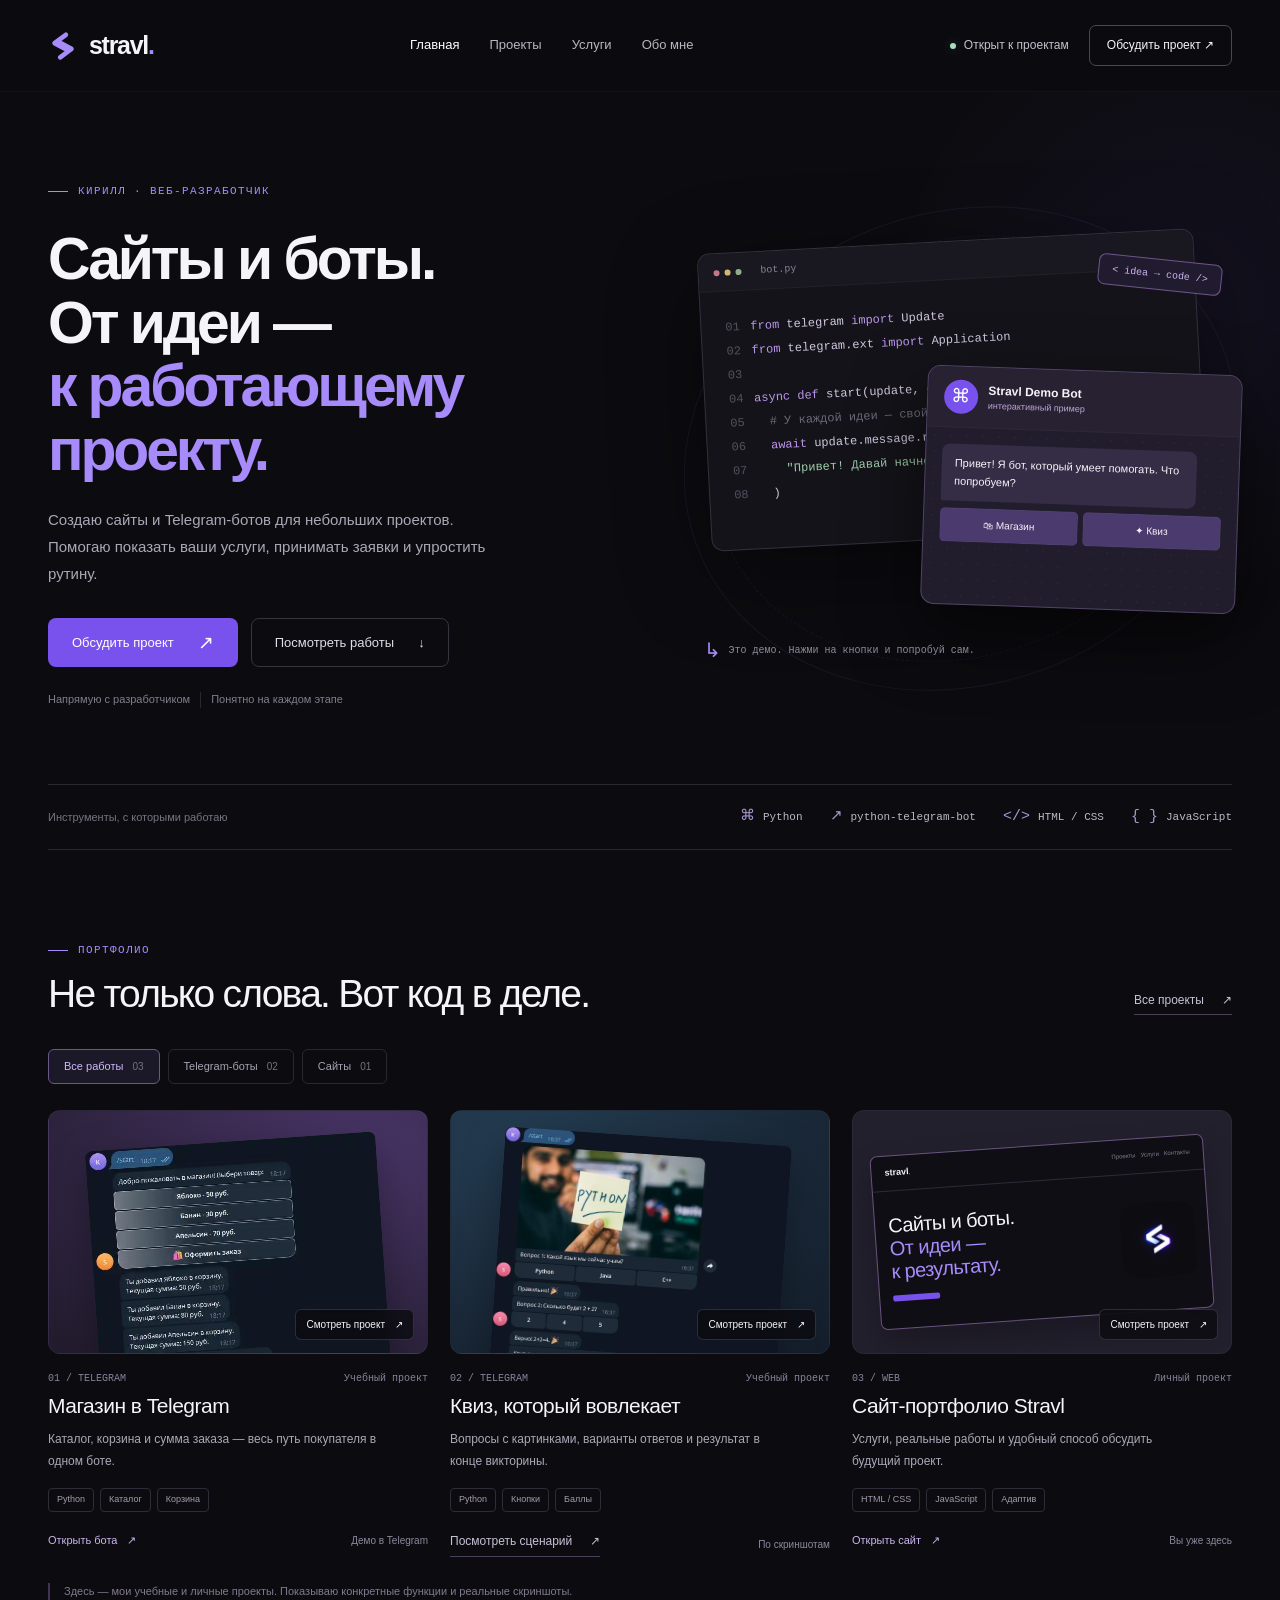
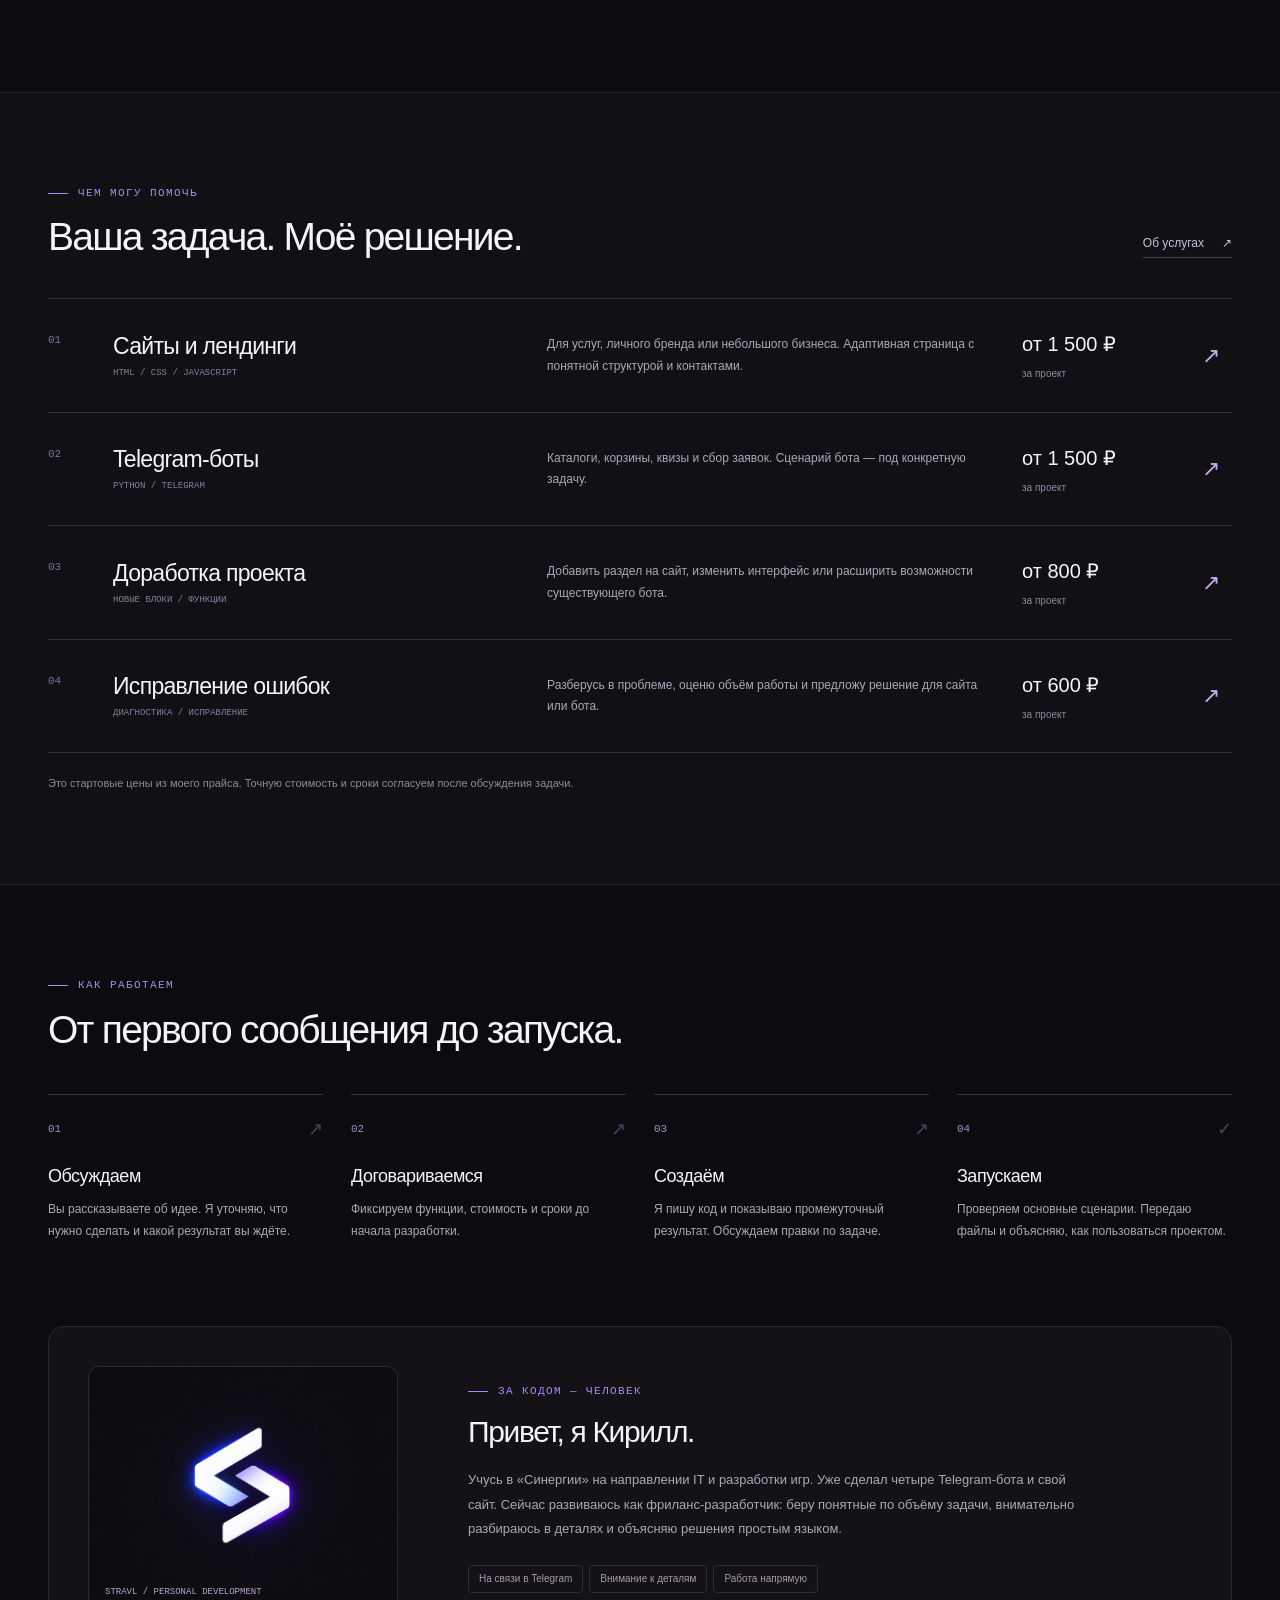
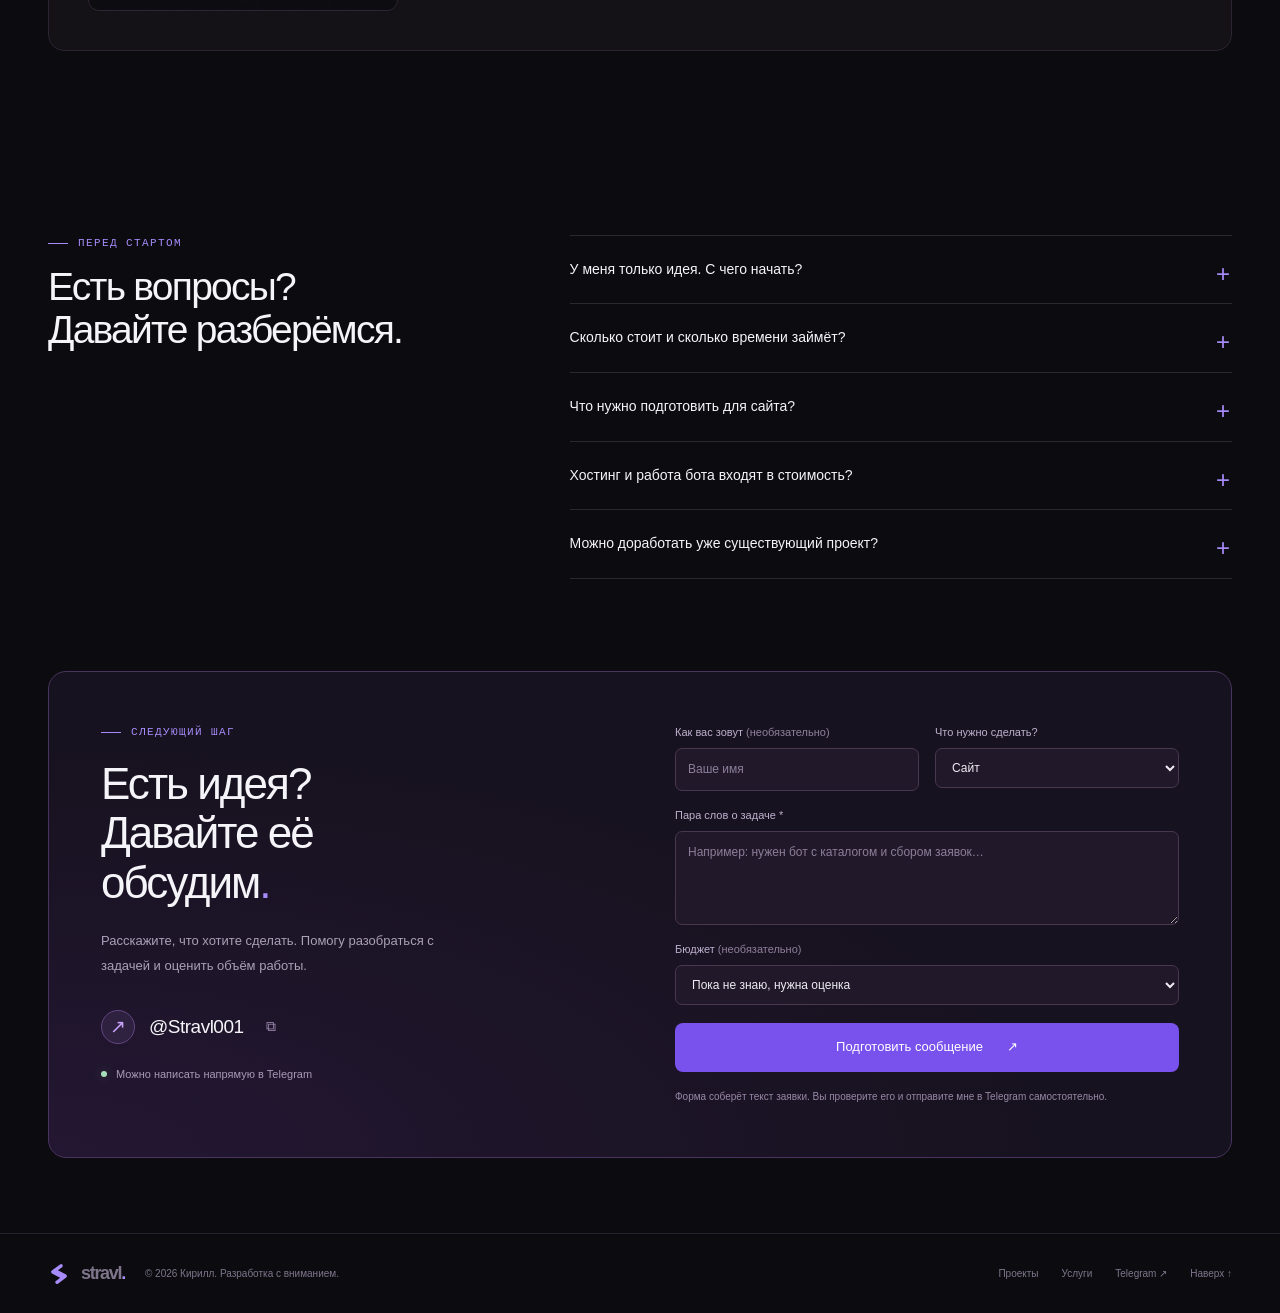
<file: index.html>
<!doctype html><html lang="ru"><head><meta charset="utf-8"><meta name="viewport" content="width=device-width, initial-scale=1"><meta name="theme-color" content="#0c0c10"><meta name="description" content="Кирилл, Stravl — разработка сайтов и Telegram-ботов на Python. Портфолио, услуги и цены. Обсудить проект напрямую с разработчиком."><meta property="og:title" content="Stravl — сайты и Telegram-боты | Кирилл"><meta property="og:description" content="Сайты, Telegram-боты и доработка проектов. Реальные работы и связь напрямую с разработчиком."><meta property="og:type" content="website"><title>Stravl — сайты и Telegram-боты | Кирилл</title><link rel="icon" href="assets/favicon.svg" type="image/svg+xml"><link rel="stylesheet" href="assets/styles.css"><script src="assets/app.js" defer></script></head><body><a class="skip" href="#main">К содержимому</a><header class="site-header"><div class="wrap header-inner"><a class="brand" href="index.html" aria-label="Stravl — главная"><svg class="brand-symbol" viewBox="0 0 32 32" aria-hidden="true"><path d="m19 4-12 9 11 6M13 28l12-9-11-6" stroke-linecap="round" stroke-linejoin="round"/></svg><span>stravl<span class="brand-dot">.</span></span></a><nav id="navigation" class="main-nav" aria-label="Основная навигация"><a href="index.html" aria-current="page">Главная</a><a href="projects.html">Проекты</a><a href="services.html">Услуги</a><a href="index.html#about">Обо мне</a></nav><div class="header-contact"><span class="availability"><span class="status-dot"></span>Открыт к проектам</span><a class="header-button" href="#contact">Обсудить проект <span aria-hidden="true">↗</span></a></div><button class="menu-toggle" type="button" aria-expanded="false" aria-controls="navigation">Меню ☰</button></div></header><main id="main"><section class="hero"><div class="wrap hero-grid"><div><div class="eyebrow">Кирилл · Веб-разработчик</div><h1>Сайты и боты.<br>От идеи —<br><em>к работающему<br>проекту.</em></h1><p class="hero-description">Создаю сайты и Telegram-ботов для небольших проектов. Помогаю показать ваши услуги, принимать заявки и упростить рутину.</p><div class="hero-actions"><a class="button" href="#contact">Обсудить проект <span class="arrow" aria-hidden="true">↗</span></a><a class="button secondary" href="#projects">Посмотреть работы <span aria-hidden="true">↓</span></a></div><p class="hero-note">Напрямую с разработчиком<span></span>Понятно на каждом этапе</p></div><div class="playground" aria-label="Интерактивная демонстрация бота"><div class="orbit" aria-hidden="true"></div><div class="code-window" aria-hidden="true"><div class="window-header"><i></i><i></i><i></i><span>bot.py</span></div><div class="code-body"><div><span class="line-no">01</span><span class="code-purple">from</span> telegram <span class="code-purple">import</span> Update</div><div><span class="line-no">02</span><span class="code-purple">from</span> telegram.ext <span class="code-purple">import</span> Application</div><div><span class="line-no">03</span></div><div><span class="line-no">04</span><span class="code-purple">async def</span> start(update, context):</div><div><span class="line-no">05</span>&nbsp; <span class="code-comment"># У каждой идеи — свой /start</span></div><div><span class="line-no">06</span>&nbsp; <span class="code-purple">await</span> update.message.reply_text(</div><div><span class="line-no">07</span>&nbsp;&nbsp;&nbsp; <span class="code-green">"Привет! Давай начнём 👋"</span></div><div><span class="line-no">08</span>&nbsp; )</div></div></div><div class="floating-tag" aria-hidden="true">&lt; idea → code /&gt;</div><div class="chat-window"><div class="chat-top"><div class="bot-avatar" aria-hidden="true">⌘</div><div><div class="chat-title">Stravl Demo Bot</div><div class="chat-subtitle">интерактивный пример</div></div></div><div class="chat-body"><div class="bubble" id="demo-bubble" aria-live="polite">Привет! Что попробуем?</div><div class="chat-options" id="demo-options"></div></div></div><div class="demo-caption">Это демо. Нажми на кнопки и попробуй сам.</div></div></div></section><div class="wrap"><div class="stack-strip" aria-label="Используемые технологии"><span class="strip-label">Инструменты, с которыми работаю</span><span class="stack-item"><b aria-hidden="true">⌘</b> Python</span><span class="stack-item"><b aria-hidden="true">↗</b> python-telegram-bot</span><span class="stack-item"><b aria-hidden="true">&lt;/&gt;</b> HTML / CSS</span><span class="stack-item"><b aria-hidden="true">{ }</b> JavaScript</span></div></div><section class="section" id="projects" aria-label="Портфолио"><div class="wrap"><div class="section-top"><div><div class="eyebrow">Портфолио</div><h2 class="section-title">Не только слова. Вот код в деле.</h2></div><a class="text-link" href="projects.html">Все проекты <span aria-hidden="true">↗</span></a></div><div class="filter-row" role="group" aria-label="Тип проекта"><button type="button" class="filter" data-filter="all" aria-pressed="true">Все работы <span>03</span></button><button type="button" class="filter" data-filter="bot" aria-pressed="false">Telegram-боты <span>02</span></button><button type="button" class="filter" data-filter="website" aria-pressed="false">Сайты <span>01</span></button></div><span class="sr-only" id="filter-status" role="status"></span><div class="projects-grid">
<article class="project-card" data-category="bot"><button class="project-visual shop-visual" data-project="shop" type="button" aria-label="Подробнее о боте-магазине"><img src="assets/bot-shop.jpg" alt="Скриншот каталога и корзины в Telegram" loading="lazy" width="564" height="540"><span class="view-label">Смотреть проект <span aria-hidden="true">↗</span></span></button><div class="project-meta"><span>01 / TELEGRAM</span><span>Учебный проект</span></div><h3>Магазин в Telegram</h3><p>Каталог, корзина и сумма заказа — весь путь покупателя в одном боте.</p><div class="tags"><span class="tag">Python</span><span class="tag">Каталог</span><span class="tag">Корзина</span></div><div class="project-bottom"><a href="https://t.me/Strav1Test_Bot" target="_blank" rel="noopener noreferrer">Открыть бота <span aria-hidden="true">↗</span></a><span class="project-status">Демо в Telegram</span></div></article>
<article class="project-card" data-category="bot"><button class="project-visual quiz-visual" data-project="quiz" type="button" aria-label="Подробнее о квиз-боте"><img src="assets/quiz-bot.jpg" alt="Скриншот викторины с вопросами и результатом" loading="lazy" width="675" height="636"><span class="view-label">Смотреть проект <span aria-hidden="true">↗</span></span></button><div class="project-meta"><span>02 / TELEGRAM</span><span>Учебный проект</span></div><h3>Квиз, который вовлекает</h3><p>Вопросы с картинками, варианты ответов и результат в конце викторины.</p><div class="tags"><span class="tag">Python</span><span class="tag">Кнопки</span><span class="tag">Баллы</span></div><div class="project-bottom"><button class="text-link" type="button" data-project="quiz">Посмотреть сценарий <span aria-hidden="true">↗</span></button><span class="project-status">По скриншотам</span></div></article>
<article class="project-card" data-category="website"><button class="project-visual site-visual" data-project="site" type="button" aria-label="Подробнее о сайте Stravl"><span class="mini-site" aria-hidden="true"><span class="mini-nav"><b>stravl<span style="color:#a78bfa">.</span></b><span>Проекты &nbsp; Услуги &nbsp; Контакты</span></span><span class="mini-body"><span><span style="font-size:inherit">Сайты и боты.<br><span style="color:#a78bfa">От идеи —<br>к результату.</span></span><span class="mini-button" style="display:block"></span></span><img src="assets/avatar.jpg" alt="" width="80" height="80" loading="lazy"></span></span><span class="view-label">Смотреть проект <span aria-hidden="true">↗</span></span></button><div class="project-meta"><span>03 / WEB</span><span>Личный проект</span></div><h3>Сайт-портфолио Stravl</h3><p>Услуги, реальные работы и удобный способ обсудить будущий проект.</p><div class="tags"><span class="tag">HTML / CSS</span><span class="tag">JavaScript</span><span class="tag">Адаптив</span></div><div class="project-bottom"><a href="index.html">Открыть сайт <span aria-hidden="true">↗</span></a><span class="project-status">Вы уже здесь</span></div></article></div><p class="projects-note">Здесь — мои учебные и личные проекты. Показываю конкретные функции и реальные скриншоты.</p></div></section><section class="section services-section" id="services" aria-label="Услуги"><div class="wrap"><div class="section-top"><div><div class="eyebrow">Чем могу помочь</div><h2 class="section-title">Ваша задача. Моё решение.</h2></div><a class="text-link" href="services.html">Об услугах <span aria-hidden="true">↗</span></a></div><div class="service-list"><a class="service-row" href="#contact" data-service="Сайт" aria-label="Обсудить: Сайты и лендинги, от 1 500 рублей"><span class="service-number">01</span><div><h3>Сайты и лендинги</h3><div class="service-kind">HTML / CSS / JAVASCRIPT</div></div><p>Для услуг, личного бренда или небольшого бизнеса. Адаптивная страница с понятной структурой и контактами.</p><div class="service-price">от 1 500 ₽<small>за проект</small></div><span class="service-arrow" aria-hidden="true">↗</span></a><a class="service-row" href="#contact" data-service="Telegram-бот" aria-label="Обсудить: Telegram-боты, от 1 500 рублей"><span class="service-number">02</span><div><h3>Telegram-боты</h3><div class="service-kind">PYTHON / TELEGRAM</div></div><p>Каталоги, корзины, квизы и сбор заявок. Сценарий бота — под конкретную задачу.</p><div class="service-price">от 1 500 ₽<small>за проект</small></div><span class="service-arrow" aria-hidden="true">↗</span></a><a class="service-row" href="#contact" data-service="Доработка" aria-label="Обсудить: Доработка проекта, от 800 рублей"><span class="service-number">03</span><div><h3>Доработка проекта</h3><div class="service-kind">НОВЫЕ БЛОКИ / ФУНКЦИИ</div></div><p>Добавить раздел на сайт, изменить интерфейс или расширить возможности существующего бота.</p><div class="service-price">от 800 ₽<small>за проект</small></div><span class="service-arrow" aria-hidden="true">↗</span></a><a class="service-row" href="#contact" data-service="Исправление ошибок" aria-label="Обсудить: Исправление ошибок, от 600 рублей"><span class="service-number">04</span><div><h3>Исправление ошибок</h3><div class="service-kind">ДИАГНОСТИКА / ИСПРАВЛЕНИЕ</div></div><p>Разберусь в проблеме, оценю объём работы и предложу решение для сайта или бота.</p><div class="service-price">от 600 ₽<small>за проект</small></div><span class="service-arrow" aria-hidden="true">↗</span></a></div><p class="small-note">Это стартовые цены из моего прайса. Точную стоимость и сроки согласуем после обсуждения задачи.</p></div></section><section class="section" id="process"><div class="wrap"><div class="eyebrow">Как работаем</div><h2 class="section-title">От первого сообщения до запуска.</h2><div class="process-grid"><div class="process-step"><div class="process-index">01 <span aria-hidden="true">↗</span></div><h3>Обсуждаем</h3><p>Вы рассказываете об идее. Я уточняю, что нужно сделать и какой результат вы ждёте.</p></div><div class="process-step"><div class="process-index">02 <span aria-hidden="true">↗</span></div><h3>Договариваемся</h3><p>Фиксируем функции, стоимость и сроки до начала разработки.</p></div><div class="process-step"><div class="process-index">03 <span aria-hidden="true">↗</span></div><h3>Создаём</h3><p>Я пишу код и показываю промежуточный результат. Обсуждаем правки по задаче.</p></div><div class="process-step"><div class="process-index">04 <span aria-hidden="true">✓</span></div><h3>Запускаем</h3><p>Проверяем основные сценарии. Передаю файлы и объясняю, как пользоваться проектом.</p></div></div><div class="about" id="about"><div class="about-image"><img src="assets/avatar.jpg" alt="Знак Stravl — белый символ с фиолетовым свечением" width="310" height="245" loading="lazy"><small>STRAVL / PERSONAL DEVELOPMENT</small></div><div><div class="eyebrow">За кодом — человек</div><h2>Привет, я Кирилл.</h2><p>Учусь в «Синергии» на направлении IT и разработки игр. Уже сделал четыре Telegram-бота и свой сайт. Сейчас развиваюсь как фриланс-разработчик: беру понятные по объёму задачи, внимательно разбираюсь в деталях и объясняю решения простым языком.</p><div class="tags"><span class="tag">На связи в Telegram</span><span class="tag">Внимание к деталям</span><span class="tag">Работа напрямую</span></div></div></div></div></section><section class="section" id="faq"><div class="wrap faq-layout"><div><div class="eyebrow">Перед стартом</div><h2 class="section-title">Есть вопросы?<br>Давайте разберёмся.</h2></div><div class="faq-list"><details><summary>У меня только идея. С чего начать?</summary><p>Напишите, кому нужен проект и какую задачу он должен решать. Можно без технического задания: обсудим основные функции и составим список работ.</p></details><details><summary>Сколько стоит и сколько времени займёт?</summary><p>В услугах указана начальная стоимость. Итоговая цена и срок зависят от функций, количества страниц и готовности материалов. Согласуем их до начала работы.</p></details><details><summary>Что нужно подготовить для сайта?</summary><p>Описание услуг, контакты, тексты, логотип и фотографии, если они есть. Если материалы пока не готовы, сначала обсудим структуру и недостающий контент.</p></details><details><summary>Хостинг и работа бота входят в стоимость?</summary><p>Размещение и возможные расходы на сервер обсуждаем отдельно. Для постоянной работы Telegram-боту нужен запущенный сервер. Подберём способ запуска под задачу.</p></details><details><summary>Можно доработать уже существующий проект?</summary><p>Да. Сначала посмотрю код и описание проблемы, затем скажу, смогу ли помочь, и оценю объём изменений.</p></details></div></div></section><section class="contact-section" id="contact"><div class="wrap"><div class="contact-panel"><div><div class="eyebrow">Следующий шаг</div><h2>Есть идея?<br>Давайте её<br>обсудим<span style="color:var(--accent)">.</span></h2><p class="contact-intro">Расскажите, что хотите сделать. Помогу разобраться с задачей и оценить объём работы.</p><div class="contact-handle"><span class="telegram-icon" aria-hidden="true">↗</span><a href="https://t.me/Stravl001" target="_blank" rel="noopener noreferrer">@Stravl001</a><button class="copy-handle" type="button" data-copy-handle aria-label="Скопировать Telegram @Stravl001">⧉</button></div><div class="contact-availability"><span class="status-dot"></span>Можно написать напрямую в Telegram</div></div><form id="brief-form" class="brief-form"><div class="field"><label for="name">Как вас зовут <span style="color:#90809d">(необязательно)</span></label><input id="name" name="name" placeholder="Ваше имя" autocomplete="given-name" maxlength="80"></div><div class="field"><label for="service">Что нужно сделать?</label><select id="service" name="service"><option>Сайт</option><option>Telegram-бот</option><option>Доработка</option><option>Исправление ошибок</option><option>Пока не определился</option></select></div><div class="field full"><label for="description">Пара слов о задаче <span aria-hidden="true">*</span></label><textarea id="description" name="description" placeholder="Например: нужен бот с каталогом и сбором заявок…" required minlength="5" maxlength="2000"></textarea></div><div class="field full"><label for="budget">Бюджет <span style="color:#90809d">(необязательно)</span></label><select id="budget" name="budget"><option value="">Пока не знаю, нужна оценка</option><option>До 3 000 ₽</option><option>3 000–7 000 ₽</option><option>7 000–15 000 ₽</option><option>От 15 000 ₽</option></select></div><div class="field full"><button class="button" type="submit">Подготовить сообщение <span aria-hidden="true">↗</span></button></div><p class="form-note">Форма соберёт текст заявки. Вы проверите его и отправите мне в Telegram самостоятельно.</p><div id="draft-result" class="draft-result" hidden><h3 id="draft-title" tabindex="-1">Черновик готов</h3><textarea id="draft-text" aria-label="Текст сообщения для Telegram" maxlength="3000"></textarea><div class="draft-actions"><a class="button" id="draft-telegram" href="https://t.me/Stravl001" target="_blank" rel="noopener noreferrer">Открыть Telegram ↗</a><button class="button secondary" id="copy-draft" type="button">Скопировать текст ⧉</button></div><p>Если Telegram не подставит текст, скопируйте его и вставьте в чат. Сообщение ещё не отправлено.</p></div></form></div></div></section></main><footer class="site-footer"><div class="wrap footer-inner"><div class="footer-copy"><a class="brand" href="index.html" aria-label="Stravl — главная"><svg class="brand-symbol" viewBox="0 0 32 32" aria-hidden="true"><path d="m19 4-12 9 11 6M13 28l12-9-11-6" stroke-linecap="round" stroke-linejoin="round"/></svg><span>stravl<span class="brand-dot">.</span></span></a><span>© 2026 Кирилл. Разработка с вниманием.</span></div><div class="footer-links"><a href="projects.html">Проекты</a><a href="services.html">Услуги</a><a href="https://t.me/Stravl001" target="_blank" rel="noopener noreferrer">Telegram ↗</a><a href="#main">Наверх ↑</a></div></div></footer><dialog class="project-dialog" id="project-dialog" aria-labelledby="dialog-title"><div class="dialog-top"><h2 id="dialog-title">Проект</h2><button class="dialog-close" type="button" aria-label="Закрыть подробности проекта">×</button></div><div class="dialog-body" id="dialog-body"></div></dialog><div class="toast" id="toast" role="status" hidden></div></body></html>
</file>
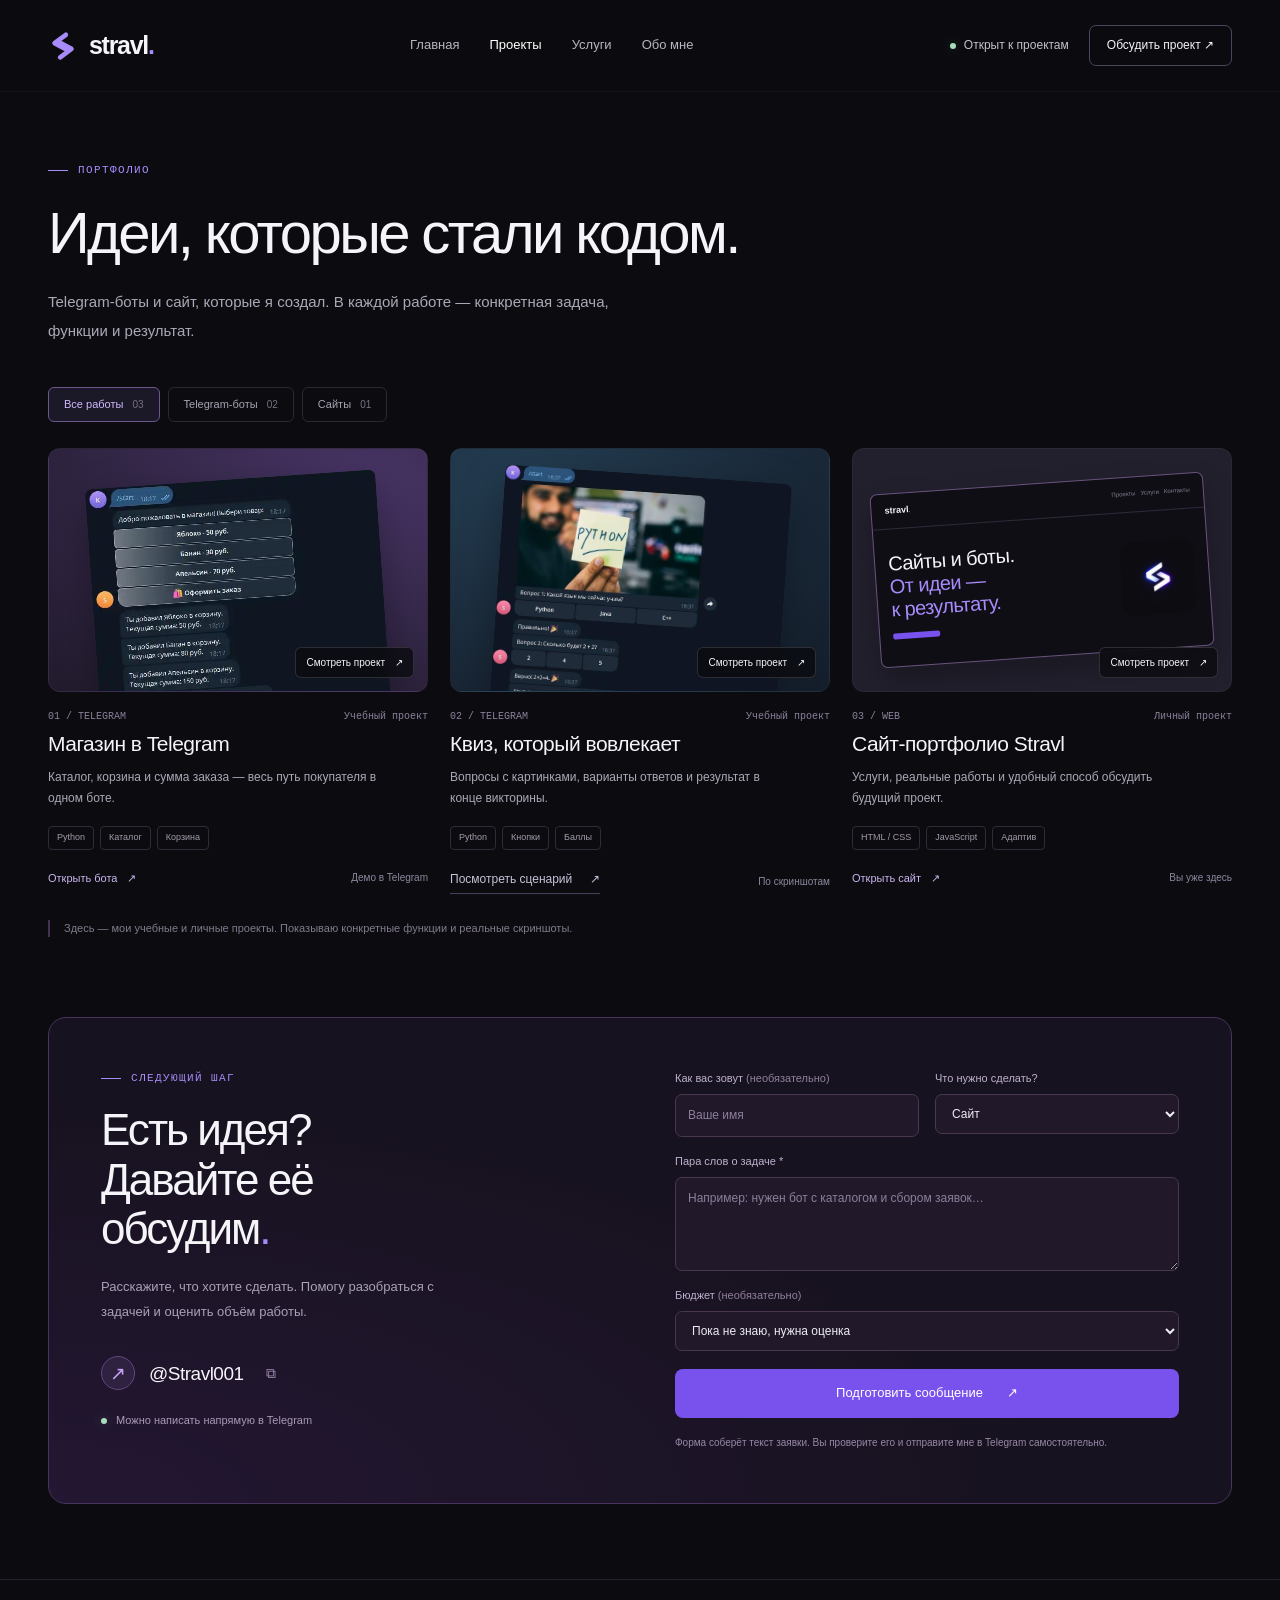
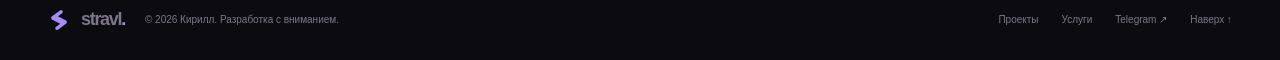
<file: projects.html>
<!doctype html><html lang="ru"><head><meta charset="utf-8"><meta name="viewport" content="width=device-width, initial-scale=1"><meta name="theme-color" content="#0c0c10"><meta name="description" content="Кирилл, Stravl — разработка сайтов и Telegram-ботов на Python. Портфолио, услуги и цены. Обсудить проект напрямую с разработчиком."><meta property="og:title" content="Проекты — Stravl | Сайты и Telegram-боты"><meta property="og:description" content="Сайты, Telegram-боты и доработка проектов. Реальные работы и связь напрямую с разработчиком."><meta property="og:type" content="website"><title>Проекты — Stravl | Сайты и Telegram-боты</title><link rel="icon" href="assets/favicon.svg" type="image/svg+xml"><link rel="stylesheet" href="assets/styles.css"><script src="assets/app.js" defer></script></head><body><a class="skip" href="#main">К содержимому</a><header class="site-header"><div class="wrap header-inner"><a class="brand" href="index.html" aria-label="Stravl — главная"><svg class="brand-symbol" viewBox="0 0 32 32" aria-hidden="true"><path d="m19 4-12 9 11 6M13 28l12-9-11-6" stroke-linecap="round" stroke-linejoin="round"/></svg><span>stravl<span class="brand-dot">.</span></span></a><nav id="navigation" class="main-nav" aria-label="Основная навигация"><a href="index.html">Главная</a><a href="projects.html" aria-current="page">Проекты</a><a href="services.html">Услуги</a><a href="index.html#about">Обо мне</a></nav><div class="header-contact"><span class="availability"><span class="status-dot"></span>Открыт к проектам</span><a class="header-button" href="#contact">Обсудить проект <span aria-hidden="true">↗</span></a></div><button class="menu-toggle" type="button" aria-expanded="false" aria-controls="navigation">Меню ☰</button></div></header><main id="main"><section class="page-intro"><div class="wrap"><div class="eyebrow">Портфолио</div><h1>Идеи, которые стали кодом.</h1><p>Telegram-боты и сайт, которые я создал. В каждой работе — конкретная задача, функции и результат.</p></div></section><section class="page-content" id="projects" aria-label="Портфолио"><div class="wrap"><div class="filter-row" role="group" aria-label="Тип проекта"><button type="button" class="filter" data-filter="all" aria-pressed="true">Все работы <span>03</span></button><button type="button" class="filter" data-filter="bot" aria-pressed="false">Telegram-боты <span>02</span></button><button type="button" class="filter" data-filter="website" aria-pressed="false">Сайты <span>01</span></button></div><span class="sr-only" id="filter-status" role="status"></span><div class="projects-grid">
<article class="project-card" data-category="bot"><button class="project-visual shop-visual" data-project="shop" type="button" aria-label="Подробнее о боте-магазине"><img src="assets/bot-shop.jpg" alt="Скриншот каталога и корзины в Telegram" loading="lazy" width="564" height="540"><span class="view-label">Смотреть проект <span aria-hidden="true">↗</span></span></button><div class="project-meta"><span>01 / TELEGRAM</span><span>Учебный проект</span></div><h3>Магазин в Telegram</h3><p>Каталог, корзина и сумма заказа — весь путь покупателя в одном боте.</p><div class="tags"><span class="tag">Python</span><span class="tag">Каталог</span><span class="tag">Корзина</span></div><div class="project-bottom"><a href="https://t.me/Strav1Test_Bot" target="_blank" rel="noopener noreferrer">Открыть бота <span aria-hidden="true">↗</span></a><span class="project-status">Демо в Telegram</span></div></article>
<article class="project-card" data-category="bot"><button class="project-visual quiz-visual" data-project="quiz" type="button" aria-label="Подробнее о квиз-боте"><img src="assets/quiz-bot.jpg" alt="Скриншот викторины с вопросами и результатом" loading="lazy" width="675" height="636"><span class="view-label">Смотреть проект <span aria-hidden="true">↗</span></span></button><div class="project-meta"><span>02 / TELEGRAM</span><span>Учебный проект</span></div><h3>Квиз, который вовлекает</h3><p>Вопросы с картинками, варианты ответов и результат в конце викторины.</p><div class="tags"><span class="tag">Python</span><span class="tag">Кнопки</span><span class="tag">Баллы</span></div><div class="project-bottom"><button class="text-link" type="button" data-project="quiz">Посмотреть сценарий <span aria-hidden="true">↗</span></button><span class="project-status">По скриншотам</span></div></article>
<article class="project-card" data-category="website"><button class="project-visual site-visual" data-project="site" type="button" aria-label="Подробнее о сайте Stravl"><span class="mini-site" aria-hidden="true"><span class="mini-nav"><b>stravl<span style="color:#a78bfa">.</span></b><span>Проекты &nbsp; Услуги &nbsp; Контакты</span></span><span class="mini-body"><span><span style="font-size:inherit">Сайты и боты.<br><span style="color:#a78bfa">От идеи —<br>к результату.</span></span><span class="mini-button" style="display:block"></span></span><img src="assets/avatar.jpg" alt="" width="80" height="80" loading="lazy"></span></span><span class="view-label">Смотреть проект <span aria-hidden="true">↗</span></span></button><div class="project-meta"><span>03 / WEB</span><span>Личный проект</span></div><h3>Сайт-портфолио Stravl</h3><p>Услуги, реальные работы и удобный способ обсудить будущий проект.</p><div class="tags"><span class="tag">HTML / CSS</span><span class="tag">JavaScript</span><span class="tag">Адаптив</span></div><div class="project-bottom"><a href="index.html">Открыть сайт <span aria-hidden="true">↗</span></a><span class="project-status">Вы уже здесь</span></div></article></div><p class="projects-note">Здесь — мои учебные и личные проекты. Показываю конкретные функции и реальные скриншоты.</p></div></section><section class="contact-section" id="contact"><div class="wrap"><div class="contact-panel"><div><div class="eyebrow">Следующий шаг</div><h2>Есть идея?<br>Давайте её<br>обсудим<span style="color:var(--accent)">.</span></h2><p class="contact-intro">Расскажите, что хотите сделать. Помогу разобраться с задачей и оценить объём работы.</p><div class="contact-handle"><span class="telegram-icon" aria-hidden="true">↗</span><a href="https://t.me/Stravl001" target="_blank" rel="noopener noreferrer">@Stravl001</a><button class="copy-handle" type="button" data-copy-handle aria-label="Скопировать Telegram @Stravl001">⧉</button></div><div class="contact-availability"><span class="status-dot"></span>Можно написать напрямую в Telegram</div></div><form id="brief-form" class="brief-form"><div class="field"><label for="name">Как вас зовут <span style="color:#90809d">(необязательно)</span></label><input id="name" name="name" placeholder="Ваше имя" autocomplete="given-name" maxlength="80"></div><div class="field"><label for="service">Что нужно сделать?</label><select id="service" name="service"><option>Сайт</option><option>Telegram-бот</option><option>Доработка</option><option>Исправление ошибок</option><option>Пока не определился</option></select></div><div class="field full"><label for="description">Пара слов о задаче <span aria-hidden="true">*</span></label><textarea id="description" name="description" placeholder="Например: нужен бот с каталогом и сбором заявок…" required minlength="5" maxlength="2000"></textarea></div><div class="field full"><label for="budget">Бюджет <span style="color:#90809d">(необязательно)</span></label><select id="budget" name="budget"><option value="">Пока не знаю, нужна оценка</option><option>До 3 000 ₽</option><option>3 000–7 000 ₽</option><option>7 000–15 000 ₽</option><option>От 15 000 ₽</option></select></div><div class="field full"><button class="button" type="submit">Подготовить сообщение <span aria-hidden="true">↗</span></button></div><p class="form-note">Форма соберёт текст заявки. Вы проверите его и отправите мне в Telegram самостоятельно.</p><div id="draft-result" class="draft-result" hidden><h3 id="draft-title" tabindex="-1">Черновик готов</h3><textarea id="draft-text" aria-label="Текст сообщения для Telegram" maxlength="3000"></textarea><div class="draft-actions"><a class="button" id="draft-telegram" href="https://t.me/Stravl001" target="_blank" rel="noopener noreferrer">Открыть Telegram ↗</a><button class="button secondary" id="copy-draft" type="button">Скопировать текст ⧉</button></div><p>Если Telegram не подставит текст, скопируйте его и вставьте в чат. Сообщение ещё не отправлено.</p></div></form></div></div></section></main><footer class="site-footer"><div class="wrap footer-inner"><div class="footer-copy"><a class="brand" href="index.html" aria-label="Stravl — главная"><svg class="brand-symbol" viewBox="0 0 32 32" aria-hidden="true"><path d="m19 4-12 9 11 6M13 28l12-9-11-6" stroke-linecap="round" stroke-linejoin="round"/></svg><span>stravl<span class="brand-dot">.</span></span></a><span>© 2026 Кирилл. Разработка с вниманием.</span></div><div class="footer-links"><a href="projects.html">Проекты</a><a href="services.html">Услуги</a><a href="https://t.me/Stravl001" target="_blank" rel="noopener noreferrer">Telegram ↗</a><a href="#main">Наверх ↑</a></div></div></footer><dialog class="project-dialog" id="project-dialog" aria-labelledby="dialog-title"><div class="dialog-top"><h2 id="dialog-title">Проект</h2><button class="dialog-close" type="button" aria-label="Закрыть подробности проекта">×</button></div><div class="dialog-body" id="dialog-body"></div></dialog><div class="toast" id="toast" role="status" hidden></div></body></html>
</file>
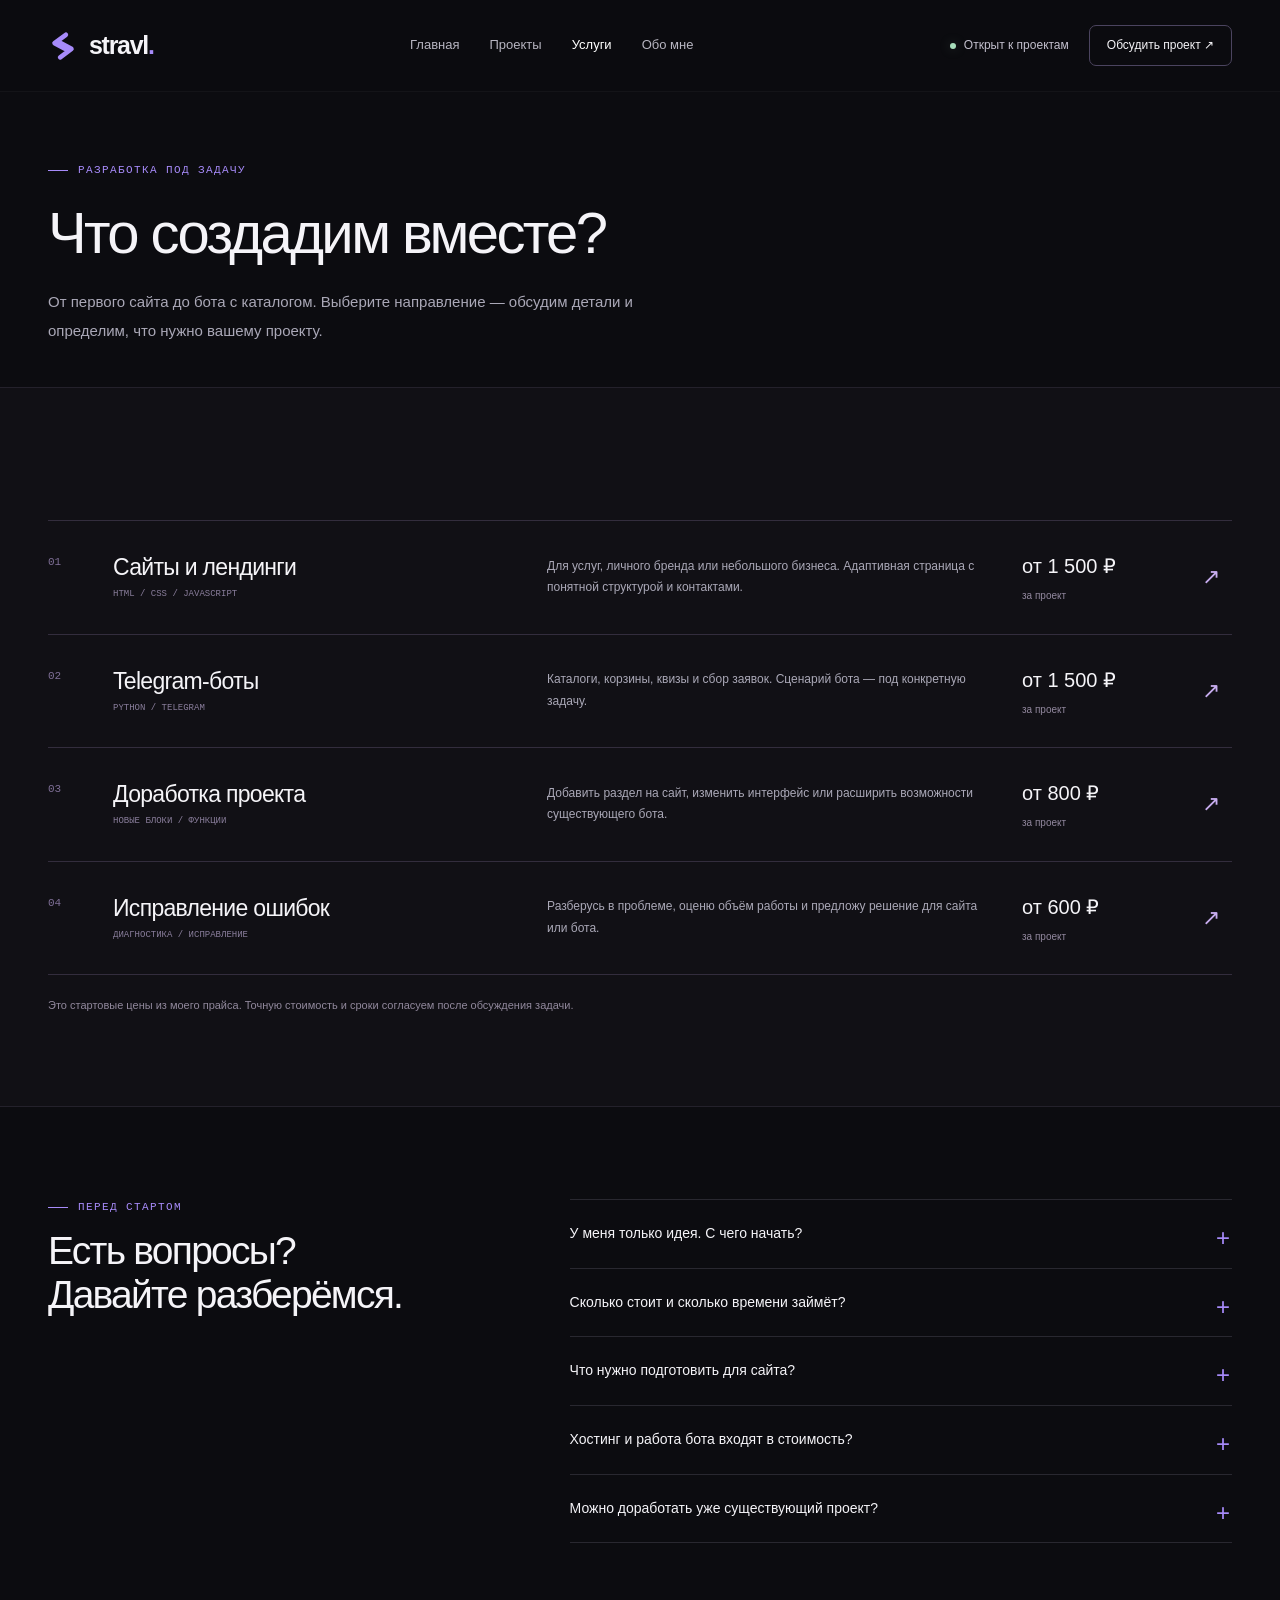
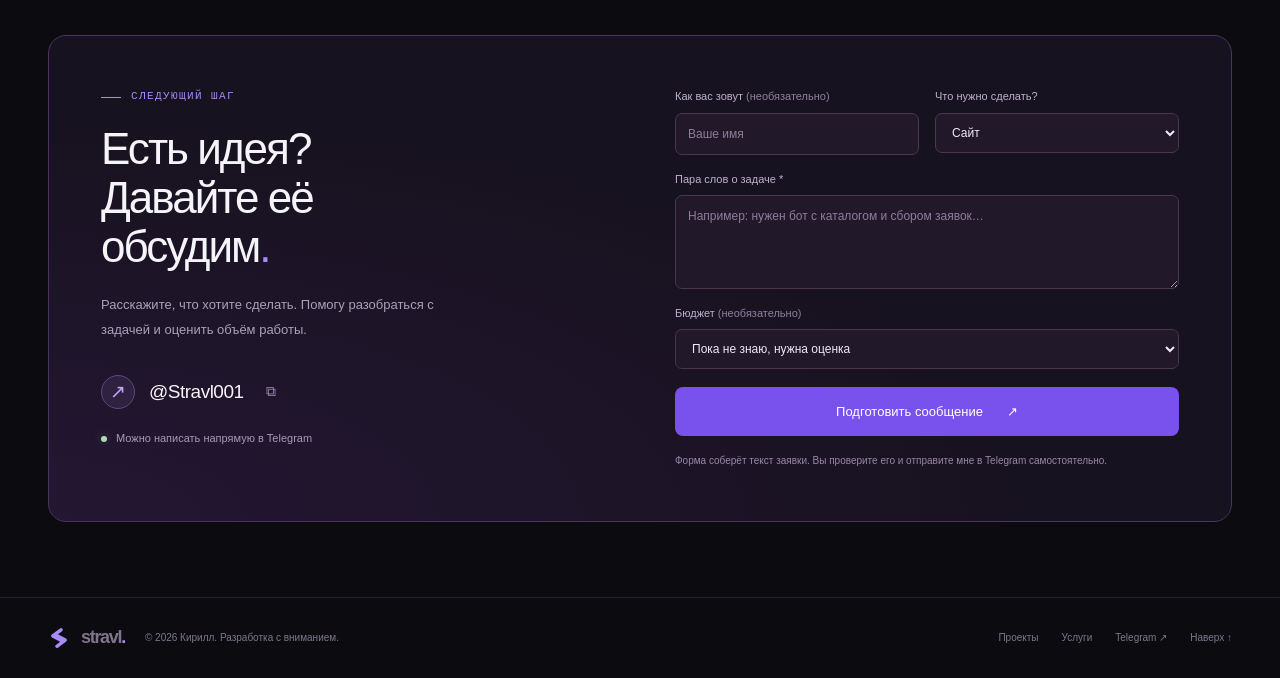
<file: services.html>
<!doctype html><html lang="ru"><head><meta charset="utf-8"><meta name="viewport" content="width=device-width, initial-scale=1"><meta name="theme-color" content="#0c0c10"><meta name="description" content="Кирилл, Stravl — разработка сайтов и Telegram-ботов на Python. Портфолио, услуги и цены. Обсудить проект напрямую с разработчиком."><meta property="og:title" content="Услуги и цены — Stravl | Разработка сайтов и ботов"><meta property="og:description" content="Сайты, Telegram-боты и доработка проектов. Реальные работы и связь напрямую с разработчиком."><meta property="og:type" content="website"><title>Услуги и цены — Stravl | Разработка сайтов и ботов</title><link rel="icon" href="assets/favicon.svg" type="image/svg+xml"><link rel="stylesheet" href="assets/styles.css"><script src="assets/app.js" defer></script></head><body><a class="skip" href="#main">К содержимому</a><header class="site-header"><div class="wrap header-inner"><a class="brand" href="index.html" aria-label="Stravl — главная"><svg class="brand-symbol" viewBox="0 0 32 32" aria-hidden="true"><path d="m19 4-12 9 11 6M13 28l12-9-11-6" stroke-linecap="round" stroke-linejoin="round"/></svg><span>stravl<span class="brand-dot">.</span></span></a><nav id="navigation" class="main-nav" aria-label="Основная навигация"><a href="index.html">Главная</a><a href="projects.html">Проекты</a><a href="services.html" aria-current="page">Услуги</a><a href="index.html#about">Обо мне</a></nav><div class="header-contact"><span class="availability"><span class="status-dot"></span>Открыт к проектам</span><a class="header-button" href="#contact">Обсудить проект <span aria-hidden="true">↗</span></a></div><button class="menu-toggle" type="button" aria-expanded="false" aria-controls="navigation">Меню ☰</button></div></header><main id="main"><section class="page-intro"><div class="wrap"><div class="eyebrow">Разработка под задачу</div><h1>Что создадим вместе?</h1><p>От первого сайта до бота с каталогом. Выберите направление — обсудим детали и определим, что нужно вашему проекту.</p></div></section><section class="section services-section" id="services" aria-label="Услуги"><div class="wrap"><div class="service-list"><a class="service-row" href="#contact" data-service="Сайт" aria-label="Обсудить: Сайты и лендинги, от 1 500 рублей"><span class="service-number">01</span><div><h3>Сайты и лендинги</h3><div class="service-kind">HTML / CSS / JAVASCRIPT</div></div><p>Для услуг, личного бренда или небольшого бизнеса. Адаптивная страница с понятной структурой и контактами.</p><div class="service-price">от 1 500 ₽<small>за проект</small></div><span class="service-arrow" aria-hidden="true">↗</span></a><a class="service-row" href="#contact" data-service="Telegram-бот" aria-label="Обсудить: Telegram-боты, от 1 500 рублей"><span class="service-number">02</span><div><h3>Telegram-боты</h3><div class="service-kind">PYTHON / TELEGRAM</div></div><p>Каталоги, корзины, квизы и сбор заявок. Сценарий бота — под конкретную задачу.</p><div class="service-price">от 1 500 ₽<small>за проект</small></div><span class="service-arrow" aria-hidden="true">↗</span></a><a class="service-row" href="#contact" data-service="Доработка" aria-label="Обсудить: Доработка проекта, от 800 рублей"><span class="service-number">03</span><div><h3>Доработка проекта</h3><div class="service-kind">НОВЫЕ БЛОКИ / ФУНКЦИИ</div></div><p>Добавить раздел на сайт, изменить интерфейс или расширить возможности существующего бота.</p><div class="service-price">от 800 ₽<small>за проект</small></div><span class="service-arrow" aria-hidden="true">↗</span></a><a class="service-row" href="#contact" data-service="Исправление ошибок" aria-label="Обсудить: Исправление ошибок, от 600 рублей"><span class="service-number">04</span><div><h3>Исправление ошибок</h3><div class="service-kind">ДИАГНОСТИКА / ИСПРАВЛЕНИЕ</div></div><p>Разберусь в проблеме, оценю объём работы и предложу решение для сайта или бота.</p><div class="service-price">от 600 ₽<small>за проект</small></div><span class="service-arrow" aria-hidden="true">↗</span></a></div><p class="small-note">Это стартовые цены из моего прайса. Точную стоимость и сроки согласуем после обсуждения задачи.</p></div></section><section class="section" id="faq"><div class="wrap faq-layout"><div><div class="eyebrow">Перед стартом</div><h2 class="section-title">Есть вопросы?<br>Давайте разберёмся.</h2></div><div class="faq-list"><details><summary>У меня только идея. С чего начать?</summary><p>Напишите, кому нужен проект и какую задачу он должен решать. Можно без технического задания: обсудим основные функции и составим список работ.</p></details><details><summary>Сколько стоит и сколько времени займёт?</summary><p>В услугах указана начальная стоимость. Итоговая цена и срок зависят от функций, количества страниц и готовности материалов. Согласуем их до начала работы.</p></details><details><summary>Что нужно подготовить для сайта?</summary><p>Описание услуг, контакты, тексты, логотип и фотографии, если они есть. Если материалы пока не готовы, сначала обсудим структуру и недостающий контент.</p></details><details><summary>Хостинг и работа бота входят в стоимость?</summary><p>Размещение и возможные расходы на сервер обсуждаем отдельно. Для постоянной работы Telegram-боту нужен запущенный сервер. Подберём способ запуска под задачу.</p></details><details><summary>Можно доработать уже существующий проект?</summary><p>Да. Сначала посмотрю код и описание проблемы, затем скажу, смогу ли помочь, и оценю объём изменений.</p></details></div></div></section><section class="contact-section" id="contact"><div class="wrap"><div class="contact-panel"><div><div class="eyebrow">Следующий шаг</div><h2>Есть идея?<br>Давайте её<br>обсудим<span style="color:var(--accent)">.</span></h2><p class="contact-intro">Расскажите, что хотите сделать. Помогу разобраться с задачей и оценить объём работы.</p><div class="contact-handle"><span class="telegram-icon" aria-hidden="true">↗</span><a href="https://t.me/Stravl001" target="_blank" rel="noopener noreferrer">@Stravl001</a><button class="copy-handle" type="button" data-copy-handle aria-label="Скопировать Telegram @Stravl001">⧉</button></div><div class="contact-availability"><span class="status-dot"></span>Можно написать напрямую в Telegram</div></div><form id="brief-form" class="brief-form"><div class="field"><label for="name">Как вас зовут <span style="color:#90809d">(необязательно)</span></label><input id="name" name="name" placeholder="Ваше имя" autocomplete="given-name" maxlength="80"></div><div class="field"><label for="service">Что нужно сделать?</label><select id="service" name="service"><option>Сайт</option><option>Telegram-бот</option><option>Доработка</option><option>Исправление ошибок</option><option>Пока не определился</option></select></div><div class="field full"><label for="description">Пара слов о задаче <span aria-hidden="true">*</span></label><textarea id="description" name="description" placeholder="Например: нужен бот с каталогом и сбором заявок…" required minlength="5" maxlength="2000"></textarea></div><div class="field full"><label for="budget">Бюджет <span style="color:#90809d">(необязательно)</span></label><select id="budget" name="budget"><option value="">Пока не знаю, нужна оценка</option><option>До 3 000 ₽</option><option>3 000–7 000 ₽</option><option>7 000–15 000 ₽</option><option>От 15 000 ₽</option></select></div><div class="field full"><button class="button" type="submit">Подготовить сообщение <span aria-hidden="true">↗</span></button></div><p class="form-note">Форма соберёт текст заявки. Вы проверите его и отправите мне в Telegram самостоятельно.</p><div id="draft-result" class="draft-result" hidden><h3 id="draft-title" tabindex="-1">Черновик готов</h3><textarea id="draft-text" aria-label="Текст сообщения для Telegram" maxlength="3000"></textarea><div class="draft-actions"><a class="button" id="draft-telegram" href="https://t.me/Stravl001" target="_blank" rel="noopener noreferrer">Открыть Telegram ↗</a><button class="button secondary" id="copy-draft" type="button">Скопировать текст ⧉</button></div><p>Если Telegram не подставит текст, скопируйте его и вставьте в чат. Сообщение ещё не отправлено.</p></div></form></div></div></section></main><footer class="site-footer"><div class="wrap footer-inner"><div class="footer-copy"><a class="brand" href="index.html" aria-label="Stravl — главная"><svg class="brand-symbol" viewBox="0 0 32 32" aria-hidden="true"><path d="m19 4-12 9 11 6M13 28l12-9-11-6" stroke-linecap="round" stroke-linejoin="round"/></svg><span>stravl<span class="brand-dot">.</span></span></a><span>© 2026 Кирилл. Разработка с вниманием.</span></div><div class="footer-links"><a href="projects.html">Проекты</a><a href="services.html">Услуги</a><a href="https://t.me/Stravl001" target="_blank" rel="noopener noreferrer">Telegram ↗</a><a href="#main">Наверх ↑</a></div></div></footer><dialog class="project-dialog" id="project-dialog" aria-labelledby="dialog-title"><div class="dialog-top"><h2 id="dialog-title">Проект</h2><button class="dialog-close" type="button" aria-label="Закрыть подробности проекта">×</button></div><div class="dialog-body" id="dialog-body"></div></dialog><div class="toast" id="toast" role="status" hidden></div></body></html>
</file>
<file: assets/styles.css>
@charset "UTF-8";
:root{--bg:#0c0c10;--surface:#141419;--surface-2:#1b1a22;--line:#292830;--text:#f5f4f8;--muted:#aaa8b7;--accent:#a78bfa;--purple:#7951ec;--green:#a7ddbb;--radius:20px;color-scheme:dark;font-family:Arial,Helvetica,sans-serif;font-synthesis:none}
*{box-sizing:border-box}html{scroll-behavior:smooth;scroll-padding-top:100px}body{margin:0;background:var(--bg);color:var(--text);font-size:16px;line-height:1.55}button,input,textarea,select{font:inherit}button,a,input,textarea,select{-webkit-tap-highlight-color:transparent}button,a{touch-action:manipulation}a{color:inherit;text-decoration:none}button{cursor:pointer}img{max-width:100%;display:block}button{color:inherit}h1,h2,h3,p{margin:0}h1,h2,h3{line-height:1.12;letter-spacing:-.045em}button:focus-visible,a:focus-visible,input:focus-visible,textarea:focus-visible,select:focus-visible,summary:focus-visible{outline:3px solid #bba4ff;outline-offset:5px}::selection{background:#7951ec;color:#fff}[hidden]{display:none!important}.wrap{width:min(1240px,calc(100% - 96px));margin-inline:auto}.skip{position:fixed;top:-80px;left:20px;z-index:100;background:var(--purple);padding:12px}.skip:focus{top:10px}
.site-header{height:92px;position:sticky;top:0;z-index:30;background:#0c0c10ed;backdrop-filter:blur(18px);border-bottom:1px solid #ffffff09}.header-inner{height:100%;display:flex;align-items:center;justify-content:space-between;gap:32px}.brand{display:flex;gap:11px;align-items:center;font-size:25px;letter-spacing:-1.3px;font-weight:800}.brand-symbol{width:30px;height:30px;stroke:var(--accent);fill:none;stroke-width:5}.brand-dot{color:var(--accent)}.main-nav{display:flex;gap:30px;font-size:13px;color:#b7b5c1}.main-nav a{transition:color .2s}.main-nav a:hover,.main-nav a[aria-current]{color:#fff}.header-contact{font-size:13px;display:flex;align-items:center;gap:20px}.availability{color:#c3c0ce;font-size:12px;display:flex;align-items:center;gap:8px}.status-dot{display:inline-block;background:var(--green);width:6px;height:6px;border-radius:50%;box-shadow:0 0 12px #a7ddbb40}.header-button{border:1px solid #4b445f;padding:10px 17px;border-radius:7px;font-size:12px}.header-button:hover{border-color:var(--accent)}.menu-toggle{display:none;background:transparent;border:1px solid var(--line);border-radius:7px;padding:9px 12px}
.hero{position:relative;padding:91px 0 76px;overflow:hidden}.hero:before{content:"";position:absolute;pointer-events:none;width:620px;height:620px;top:-100px;right:-220px;background:radial-gradient(circle,#7951ec12,transparent 68%)}.hero-grid{display:grid;grid-template-columns:1.13fr 1fr;align-items:center;gap:50px}.eyebrow{font-family:Consolas,monospace;font-size:11px;letter-spacing:1.4px;text-transform:uppercase;color:var(--accent);display:flex;align-items:center;gap:10px}.eyebrow:before{content:"";width:20px;height:1px;background:var(--accent)}.hero h1{font-size:clamp(46px,4.6vw,68px);font-weight:600;line-height:1.08;letter-spacing:-3.1px;margin-top:27px}.hero h1 em{font-style:normal;color:var(--accent)}.hero-description{color:var(--muted);font-size:15px;max-width:440px;line-height:1.8;margin-top:25px}.hero-actions{display:flex;align-items:center;gap:13px;margin-top:31px}.button{border:1px solid transparent;border-radius:8px;display:inline-flex;align-items:center;justify-content:center;gap:24px;min-height:49px;padding:13px 23px;font-weight:500;font-size:13px;background:var(--purple);color:#fff;transition:background .2s,transform .2s}.button:hover{background:#8d66fb;transform:translateY(-2px)}.button.secondary{background:transparent;border-color:#37343f;color:#e0dce9}.button.secondary:hover{background:#1b1824}.arrow{font-size:19px;line-height:1}.hero-note{display:flex;align-items:center;gap:10px;color:#807d8d;font-size:11px;margin-top:24px}.hero-note span{height:16px;width:1px;background:var(--line)}
.playground{position:relative;height:418px;margin-left:4px}.orbit{position:absolute;inset:-25px -10px -30px -25px;border-radius:50%;border:1px solid #a78bfa14;transform:rotate(-20deg)}.orbit:before{content:"";position:absolute;inset:28px;border:1px dashed #a78bfa12;border-radius:50%}.code-window{background:#141319;border:1px solid #34303d;border-radius:12px;width:94%;box-shadow:0 25px 90px #0006;position:absolute;top:4px;left:0;transform:rotate(-3deg);overflow:hidden}.window-header{padding:13px 15px;border-bottom:1px solid #ffffff0a;display:flex;align-items:center;gap:5px;font:10px Consolas,monospace;color:#898494;background:#19171f}.window-header i{width:6px;height:6px;border-radius:50%;background:#625b70}.window-header i:first-child{background:#c37789}.window-header i:nth-child(2){background:#d3b76e}.window-header i:nth-child(3){background:#8eae87}.window-header span{margin-left:14px}.code-body{padding:24px 24px 42px;font:12px/2 Consolas,monospace;color:#d0c7df}.code-body .line-no{display:inline-block;color:#55505f;width:25px;user-select:none}.code-purple{color:#bb96ed}.code-green{color:#9fceab}.code-comment{color:#6e6979}.chat-window{position:absolute;right:-7px;top:133px;width:315px;border-radius:13px;background:#211d2d;box-shadow:0 28px 70px #0008;border:1px solid #514566;overflow:hidden;transform:rotate(2deg)}.chat-top{display:flex;align-items:center;gap:10px;padding:13px 16px;background:#282132;border-bottom:1px solid #ffffff08}.bot-avatar{width:34px;height:34px;background:#7951ec;border-radius:50%;display:grid;place-items:center;color:#fff;font-size:19px}.chat-title{font-size:12px;font-weight:600;letter-spacing:0}.chat-subtitle{font-size:9px;color:#bca7d8}.chat-body{padding:16px;min-height:176px;background-image:radial-gradient(#c0a5ec0a 1px,transparent 1px);background-size:16px 16px}.bubble{background:#352d46;border-radius:8px 8px 8px 2px;padding:11px 13px;font-size:11px;line-height:1.6;max-width:255px}.bubble strong{display:block;margin-bottom:3px;font-weight:500}.chat-options{display:flex;gap:5px;margin-top:7px}.chat-options button{flex:1;background:#4b3a6d;border:1px solid #ffffff08;border-radius:5px;padding:8px 6px;font-size:10px;transition:background .2s}.chat-options button:hover{background:#6a4c9a}.demo-caption{position:absolute;bottom:-8px;left:0;color:#8f899c;font:10px Consolas,monospace;display:flex;align-items:center;gap:8px}.demo-caption:before{content:"↳";color:var(--accent);font-size:20px}.floating-tag{position:absolute;right:10px;top:22px;background:#211b30;border:1px solid #6f568d;border-radius:7px;padding:9px 13px;font:10px Consolas,monospace;color:#cdb7ee;transform:rotate(6deg)}
.stack-strip{border-block:1px solid var(--line);display:flex;gap:27px;align-items:center;padding:20px 0;font-family:Consolas,monospace;font-size:11px;color:#bcb8c8}.stack-strip .strip-label{margin-right:auto;font-family:Arial,sans-serif;color:#767380;font-size:11px}.stack-item{display:flex;gap:8px;align-items:center}.stack-item b{font-size:15px;font-weight:400;color:#a996ce}.section{padding:92px 0}.section-top{display:flex;align-items:end;justify-content:space-between;gap:25px;margin-bottom:34px}.section-title{font-size:39px;font-weight:500;margin-top:13px}.section-description{color:var(--muted);font-size:14px;margin-top:15px;max-width:470px}.text-link{font-size:12px;color:#c8c0d8;display:inline-flex;align-items:center;gap:18px;border-bottom:1px solid #4a405c;padding-bottom:5px}.text-link:hover{color:#fff}.filter-row{display:flex;gap:8px;margin-bottom:26px;flex-wrap:wrap}.filter{border:1px solid var(--line);background:transparent;border-radius:6px;padding:8px 15px;font-size:11px;color:#a7a2b3}.filter:hover{color:#fff}.filter[aria-pressed=true]{background:#a78bfa18;border-color:#6d568e;color:#d0b9ff}.filter span{color:#777080;font-size:10px;margin-left:6px}
.projects-grid{display:grid;grid-template-columns:repeat(3,1fr);gap:22px}.project-card{min-width:0}.project-visual{height:244px;width:100%;border:1px solid #ffffff09;border-radius:12px;overflow:hidden;position:relative;background:#201d2a;display:block;padding:0;text-align:initial;transition:border-color .2s}.project-visual:hover{border-color:#8d6bbd}.project-visual .view-label{position:absolute;right:13px;bottom:13px;z-index:2;font-size:10px;background:#0c0c10cf;backdrop-filter:blur(8px);border:1px solid #ffffff23;border-radius:6px;padding:7px 10px;display:flex;gap:10px}.shop-visual{background:radial-gradient(ellipse at 80% 15%,#493567,#211b2c)}.quiz-visual{background:radial-gradient(ellipse at 20% 10%,#243d52,#141d2a)}.project-visual>img{width:77%;height:auto;position:absolute;left:12%;top:30px;border-radius:7px;box-shadow:0 12px 40px #0005;transform:rotate(-4deg);transition:transform .3s}.quiz-visual>img{width:76%;top:25px;transform:rotate(4deg)}.project-visual:hover>img{transform:rotate(0deg) translateY(-4px)}.project-meta{display:flex;justify-content:space-between;color:#8a819b;font:10px Consolas,monospace;margin:19px 0 10px}.project-card h3{font-size:21px;font-weight:500;letter-spacing:-.5px}.project-card p{font-size:12px;color:var(--muted);line-height:1.8;margin-top:11px;max-width:340px}.tags{display:flex;gap:6px;flex-wrap:wrap;margin-top:16px}.tag{font-size:9px;border:1px solid #302b38;border-radius:4px;color:#a39bac;padding:4px 8px}.project-bottom{margin-top:20px;display:flex;justify-content:space-between;align-items:center;font-size:11px;gap:10px}.project-bottom a{color:#cbb5f0;display:inline-flex;gap:10px;align-items:center}.project-bottom a:hover{color:#fff}.project-status{font-size:10px;color:#8e869e}.site-visual{background:#23202e;padding:30px 22px;display:flex;align-items:center;justify-content:center}.mini-site{border:1px solid #6a527d;border-radius:7px;background:#0f0e15;width:100%;transform:rotate(-4deg);overflow:hidden;box-shadow:0 15px 30px #0004}.mini-nav{border-bottom:1px solid #2f2939;display:flex;align-items:center;justify-content:space-between;padding:10px 13px;font-size:9px}.mini-nav span{font-size:6px;color:#847d91}.mini-body{display:flex;align-items:center;justify-content:space-between;gap:5px;padding:23px 13px 27px}.mini-body p{font-size:17px;line-height:1.15;color:#fff;margin:0;letter-spacing:-.6px}.mini-body p span{color:var(--accent)}.mini-button{height:6px;width:47px;background:#7951ec;margin-top:12px;border-radius:2px}.mini-body img{width:75px;height:75px;object-fit:cover;border-radius:14px}.projects-note{margin-top:26px;font-size:11px;color:#81798d;padding-left:14px;border-left:2px solid #443253}
.services-section{background:#111015;border-block:1px solid #24212b}.service-list{border-top:1px solid #332d3d;margin-top:40px}.service-row{display:grid;grid-template-columns:40px 1fr 1.1fr 155px 30px;gap:25px;align-items:center;padding:30px 0;border-bottom:1px solid #332d3d;transition:background .2s}.service-row:hover{background:#a78bfa05}.service-number{font:11px Consolas,monospace;color:#7f6f97;align-self:start;padding-top:5px}.service-row h3{font-size:23px;font-weight:500;letter-spacing:-.7px}.service-row .service-kind{font:9px Consolas,monospace;color:#8a7e9c;margin-top:8px}.service-row p{font-size:12px;line-height:1.8;color:var(--muted)}.service-price{font-size:20px;white-space:nowrap}.service-price small{display:block;font-size:10px;color:#92889e;margin-top:6px;font-weight:400}.service-arrow{color:#c7acee;font-size:22px}.small-note{font-size:11px;color:#91889c;margin-top:22px}.process-grid{display:grid;grid-template-columns:repeat(4,1fr);gap:28px;margin-top:43px}.process-step{padding-top:23px;border-top:1px solid #3a304b}.process-index{display:flex;align-items:center;justify-content:space-between;color:#a48cbd;font:11px Consolas,monospace}.process-index span{color:#4d405c;font-size:18px}.process-step h3{font-size:18px;font-weight:500;letter-spacing:-.5px;margin-top:26px}.process-step p{font-size:12px;color:var(--muted);line-height:1.8;margin-top:13px}.about{display:grid;grid-template-columns:310px 1fr;gap:70px;align-items:center;padding:39px;border:1px solid #2b2533;background:#141117;border-radius:16px;margin-top:83px}.about-image{height:245px;background:#0e0c13;border:1px solid #2d2637;border-radius:11px;position:relative;overflow:hidden}.about-image img{width:100%;height:100%;object-fit:cover}.about-image small{position:absolute;bottom:13px;left:16px;color:#b9a6cf;font:9px Consolas,monospace}.about h2{font-size:30px;font-weight:500;margin:15px 0 19px}.about p{color:var(--muted);font-size:13px;line-height:1.9;max-width:610px}.about .tags{margin-top:23px}.about .tag{font-size:10px;padding:5px 10px}
.faq-layout{display:grid;grid-template-columns:.8fr 1.2fr;gap:80px}.faq-list{border-top:1px solid var(--line)}.faq-list details{border-bottom:1px solid var(--line)}.faq-list summary{cursor:pointer;list-style:none;font-size:14px;padding:23px 35px 23px 0;position:relative}.faq-list summary::-webkit-details-marker{display:none}.faq-list summary:after{content:"+";position:absolute;right:2px;top:19px;font-size:24px;font-weight:300;color:var(--accent)}.faq-list details[open] summary:after{content:"−"}.faq-list details p{font-size:13px;line-height:1.9;color:var(--muted);padding:0 30px 24px 0}.contact-section{padding:0 0 75px}.contact-panel{border:1px solid #48345e;border-radius:18px;background:radial-gradient(ellipse at 0 100%,#3d205a55,transparent 60%),#17121f;display:grid;grid-template-columns:1fr 1fr;gap:70px;padding:52px}.contact-panel h2{font-size:44px;font-weight:500;margin-top:18px;max-width:360px}.contact-panel .contact-intro{color:#aaa0b7;font-size:13px;line-height:1.9;margin-top:22px;max-width:360px}.contact-handle{display:flex;gap:14px;align-items:center;margin-top:30px;font-size:19px;letter-spacing:-.5px}.telegram-icon{width:34px;height:34px;display:grid;place-items:center;background:#af8ce91a;border:1px solid #634581;border-radius:50%;color:#c7a4fa}.copy-handle{border:0;background:transparent;padding:8px;color:#9f8cb3;font-size:14px}.contact-availability{margin-top:20px;font-size:11px;color:#a79ab6;display:flex;gap:9px;align-items:center}.brief-form{display:grid;grid-template-columns:1fr 1fr;gap:16px}.field{display:flex;flex-direction:column;gap:7px;min-width:0}.field label{font-size:11px;color:#bfb1cf}.field.full{grid-column:1/-1}.field input,.field textarea,.field select{border:1px solid #493750;background:#211929;border-radius:7px;color:#efebf4;padding:11px 12px;font-size:12px;min-width:0;width:100%}.field textarea{min-height:94px;resize:vertical}.field input::placeholder,.field textarea::placeholder{color:#8c7e9b}.brief-form .button{width:100%;margin-top:2px}.form-note{font-size:10px;color:#9888a7;line-height:1.7;grid-column:1/-1}.draft-result{grid-column:1/-1;background:#21192b;border:1px solid #665078;padding:16px;border-radius:9px}.draft-result h3{font-size:14px;font-weight:500;letter-spacing:0}.draft-result textarea{width:100%;min-height:165px;margin-top:10px;background:#17111f;border:1px solid #51405e;padding:10px;border-radius:5px;font-size:12px;color:#ddd2e9;resize:vertical}.draft-result .draft-actions{display:flex;gap:8px;margin-top:10px;flex-wrap:wrap}.draft-result .button{font-size:11px;padding:9px 14px;min-height:40px;gap:10px;width:auto}.draft-result p{font-size:10px;color:#ae9cbb;margin-top:10px}.site-footer{border-top:1px solid #25202e;padding:26px 0}.footer-inner{display:flex;justify-content:space-between;align-items:center;font-size:10px;color:#7e758b}.footer-inner .brand{font-size:18px}.footer-inner .brand-symbol{width:22px;height:22px}.footer-links{display:flex;gap:23px}.footer-links a:hover{color:#fff}.footer-copy{display:flex;gap:20px;align-items:center}.toast{position:fixed;bottom:25px;left:50%;transform:translateX(-50%);z-index:90;background:#e8defa;border:1px solid #af8ede;border-radius:9px;color:#261a36;font-size:13px;padding:12px 20px;box-shadow:0 12px 50px #0008;max-width:calc(100% - 30px);text-align:center}
.page-intro{padding:70px 0 42px}.page-intro h1{font-size:58px;font-weight:500;margin-top:22px}.page-intro p{font-size:15px;color:var(--muted);max-width:590px;line-height:1.9;margin-top:22px}.page-content{padding:0 0 80px}.project-dialog{background:#141119;color:#f5f4f8;border:1px solid #564066;border-radius:14px;max-width:780px;width:calc(100% - 32px);max-height:90dvh;padding:0;box-shadow:0 20px 100px #000b}.project-dialog::backdrop{background:#08060dcc;backdrop-filter:blur(6px)}.dialog-top{display:flex;align-items:center;justify-content:space-between;gap:20px;padding:20px 25px;border-bottom:1px solid #372b40;position:sticky;top:0;background:#141119;z-index:2}.dialog-top h2{font-size:20px;font-weight:500;letter-spacing:-.5px}.dialog-close{background:#2b2135;border:1px solid #4b3a5a;border-radius:6px;width:34px;height:34px;font-size:22px}.dialog-body{padding:25px}.dialog-body p{font-size:13px;color:var(--muted);line-height:1.8;margin-bottom:18px}.dialog-body img{max-height:65dvh;margin:auto;border-radius:10px;object-fit:contain}.dialog-body .button{margin-top:20px}.dialog-features{display:flex;gap:10px;flex-wrap:wrap;margin-bottom:20px}.dialog-features span{font-size:11px;padding:6px 10px;background:#2c2136;border-radius:5px;color:#c6acd9}
.sr-only{position:absolute;width:1px;height:1px;padding:0;margin:-1px;overflow:hidden;clip:rect(0,0,0,0);white-space:nowrap;border:0}button.text-link{background:transparent;border:0;border-bottom:1px solid #4a405c;padding:0 0 5px;text-align:left}.mini-body>span{font-size:20px;line-height:1.15;letter-spacing:-.6px}
@media(min-width:1500px){.hero h1{font-size:72px}.hero{padding-top:105px;padding-bottom:95px}.hero-grid{gap:85px}}
@media(max-width:1100px){.wrap{width:calc(100% - 60px)}.header-contact .availability{display:none}.main-nav{gap:20px}.hero-grid{gap:25px}.hero h1{font-size:55px}.hero{padding-top:65px}.chat-window{width:285px;right:0}.code-body{font-size:10px;padding-left:15px}.stack-strip{gap:20px}.stack-item{font-size:10px}.project-visual{height:210px}.mini-body img{width:55px;height:55px}.mini-body p{font-size:14px}.service-row{grid-template-columns:25px 1fr 1fr 120px 20px;gap:17px}.service-row h3{font-size:20px}.service-price{font-size:18px}.about{grid-template-columns:250px 1fr;gap:35px;padding:30px}.contact-panel{gap:35px;padding:38px}.contact-panel h2{font-size:38px}}
@media(max-width:800px){.wrap{width:calc(100% - 40px)}.site-header{height:74px}.header-inner{gap:20px}.brand{font-size:23px}.header-contact{margin-left:auto}.header-button{font-size:11px;padding:9px 12px}.menu-toggle{display:block;font-size:11px}.main-nav{display:none;position:absolute;top:73px;left:0;right:0;background:#141119;border-bottom:1px solid #42324f;padding:20px;flex-direction:column;gap:0}.main-nav.open{display:flex}.main-nav a{padding:13px 8px;font-size:15px}.hero{padding:54px 0 42px}.hero-grid{grid-template-columns:1fr 1fr;gap:20px}.hero h1{font-size:43px;letter-spacing:-2px}.hero-description{font-size:13px}.hero-actions{align-items:stretch;flex-direction:column;max-width:260px}.hero-actions .button{font-size:12px;padding:12px 15px;gap:20px}.hero-note{font-size:9px}.playground{height:375px}.chat-window{width:250px;top:130px}.code-window{width:100%;top:13px}.code-body{font-size:9px;padding:17px 10px 40px}.code-body .line-no{width:16px}.chat-body{padding:13px}.floating-tag{font-size:8px;right:0;top:31px}.demo-caption{font-size:8px;bottom:-12px}.stack-strip{gap:17px;flex-wrap:wrap;padding:18px 0}.stack-strip .strip-label{width:100%;margin-right:0}.section{padding:65px 0}.section-title{font-size:33px}.projects-grid{gap:18px}.project-visual{height:177px}.project-card h3{font-size:18px}.project-card p{font-size:11px}.project-meta{font-size:8px}.mini-body img{display:none}.mini-body p{font-size:16px}.site-visual{padding:20px 14px}.mini-nav{padding:8px}.mini-nav span{display:none}.mini-body{padding:17px 9px 20px}.project-bottom{flex-wrap:wrap;font-size:10px}.service-row{grid-template-columns:20px 1fr 120px 20px;gap:16px;padding:24px 0}.service-row p{grid-column:2/3;grid-row:2}.service-price{grid-column:3;grid-row:1/3}.service-arrow{grid-column:4;grid-row:1/3}.service-row h3{grid-column:2}.service-number{grid-row:1/3}.process-grid{gap:20px}.process-step h3{font-size:16px}.process-step p{font-size:11px}.about{grid-template-columns:190px 1fr;gap:25px;padding:23px;margin-top:60px}.about-image{height:240px}.about h2{font-size:25px}.about p{font-size:12px}.about .eyebrow{font-size:9px}.faq-layout{grid-template-columns:.7fr 1fr;gap:40px}.contact-panel{padding:30px;gap:30px}.contact-panel h2{font-size:32px}.contact-panel .contact-intro{font-size:12px}.brief-form{grid-template-columns:1fr}.field{grid-column:1/-1}.footer-inner{gap:20px}.footer-copy{gap:12px}.footer-links{gap:14px}.page-intro h1{font-size:46px}}
@media(max-width:600px){.header-contact{display:none}.menu-toggle{margin-left:auto}.hero{padding-top:39px}.hero-grid{grid-template-columns:1fr}.hero h1{font-size:48px;letter-spacing:-2.5px;max-width:400px;margin-top:23px}.hero-description{font-size:14px;max-width:360px;margin-top:21px}.hero-actions{flex-direction:row;max-width:none;gap:10px;margin-top:25px}.hero-actions .button{font-size:11px;gap:15px;min-height:48px;padding:12px 16px}.hero-note{font-size:10px;margin-top:18px}.playground{width:min(100%,380px);height:348px;margin:30px auto 25px}.code-window{width:94%;top:0}.code-body{font-size:10px;padding:18px 14px 35px}.chat-window{top:110px;right:0;width:268px}.chat-body{min-height:170px}.floating-tag{right:0;top:15px}.demo-caption{bottom:-8px;font-size:9px}.orbit{inset:-10px -10px 0}.stack-strip{column-gap:19px;row-gap:13px}.stack-item{font-size:10px}.stack-strip .strip-label{font-size:10px}.section{padding:54px 0}.section-title{font-size:32px}.section-top{align-items:start}.section-top .text-link{margin-top:40px;white-space:nowrap;font-size:10px;gap:10px}.eyebrow{font-size:10px}.projects-grid{grid-template-columns:1fr;gap:35px}.project-visual{height:260px}.project-visual>img{width:71%;left:15%;top:30px}.project-meta{font-size:10px;margin-top:17px}.project-card h3{font-size:23px}.project-card p{font-size:13px;max-width:none}.tags{margin-top:13px}.tag{font-size:10px}.project-bottom{margin-top:15px;font-size:12px}.project-status{font-size:10px}.site-visual{padding:32px 35px}.mini-body img{display:block;width:80px;height:80px}.mini-body p{font-size:24px}.mini-nav{padding:12px 14px;font-size:12px}.mini-nav span{display:block;font-size:7px}.mini-body{padding:26px 16px 35px}.mini-button{height:9px;width:70px}.projects-note{font-size:11px;line-height:1.8}.service-row{grid-template-columns:20px 1fr 25px;gap:12px;padding:24px 0}.service-number{grid-row:1/4}.service-row h3{font-size:22px}.service-row p{grid-column:2;grid-row:2;font-size:12px}.service-price{grid-column:2;grid-row:3;font-size:19px;margin-top:7px}.service-price small{display:inline;font-size:9px;margin-left:9px}.service-arrow{grid-column:3;grid-row:1/4}.service-row .service-kind{font-size:9px}.process-grid{grid-template-columns:1fr 1fr;gap:30px 23px;margin-top:32px}.process-step h3{font-size:18px;margin-top:18px}.process-step p{font-size:12px}.about{grid-template-columns:1fr;padding:22px;gap:28px;margin-top:50px}.about-image{height:180px}.about-image img{object-fit:cover;object-position:50% 52%}.about h2{font-size:29px}.about p{font-size:13px}.faq-layout{grid-template-columns:1fr;gap:28px}.faq-list summary{font-size:13px}.contact-section{padding-bottom:45px}.contact-panel{padding:27px 22px;grid-template-columns:1fr;gap:32px}.contact-panel h2{font-size:37px;max-width:300px}.contact-panel .contact-intro{font-size:13px}.contact-handle{font-size:21px;margin-top:22px}.brief-form{grid-template-columns:1fr 1fr;gap:13px}.field{grid-column:auto}.field.full{grid-column:1/-1}.field input,.field select,.field textarea{font-size:16px}.field label{font-size:11px}.form-note{font-size:10px}.footer-inner{flex-wrap:wrap;row-gap:19px}.footer-copy{width:100%;justify-content:space-between}.footer-links{width:100%;justify-content:space-between;font-size:11px}.page-intro{padding:45px 0 30px}.page-intro h1{font-size:43px}.page-intro p{font-size:14px}.page-content{padding-bottom:50px}.dialog-top{padding:16px}.dialog-top h2{font-size:17px}.dialog-body{padding:17px}}
@media(max-width:600px){.hero h1{font-size:clamp(32px,10.5vw,46px);letter-spacing:-1.8px}.section-top{gap:15px}.mini-body>span{font-size:23px}.brief-form{grid-template-columns:1fr}.field{grid-column:1/-1}}
@media(prefers-reduced-motion:reduce){html{scroll-behavior:auto}*,*:before,*:after{animation:none!important;transition:none!important}}
</file>
